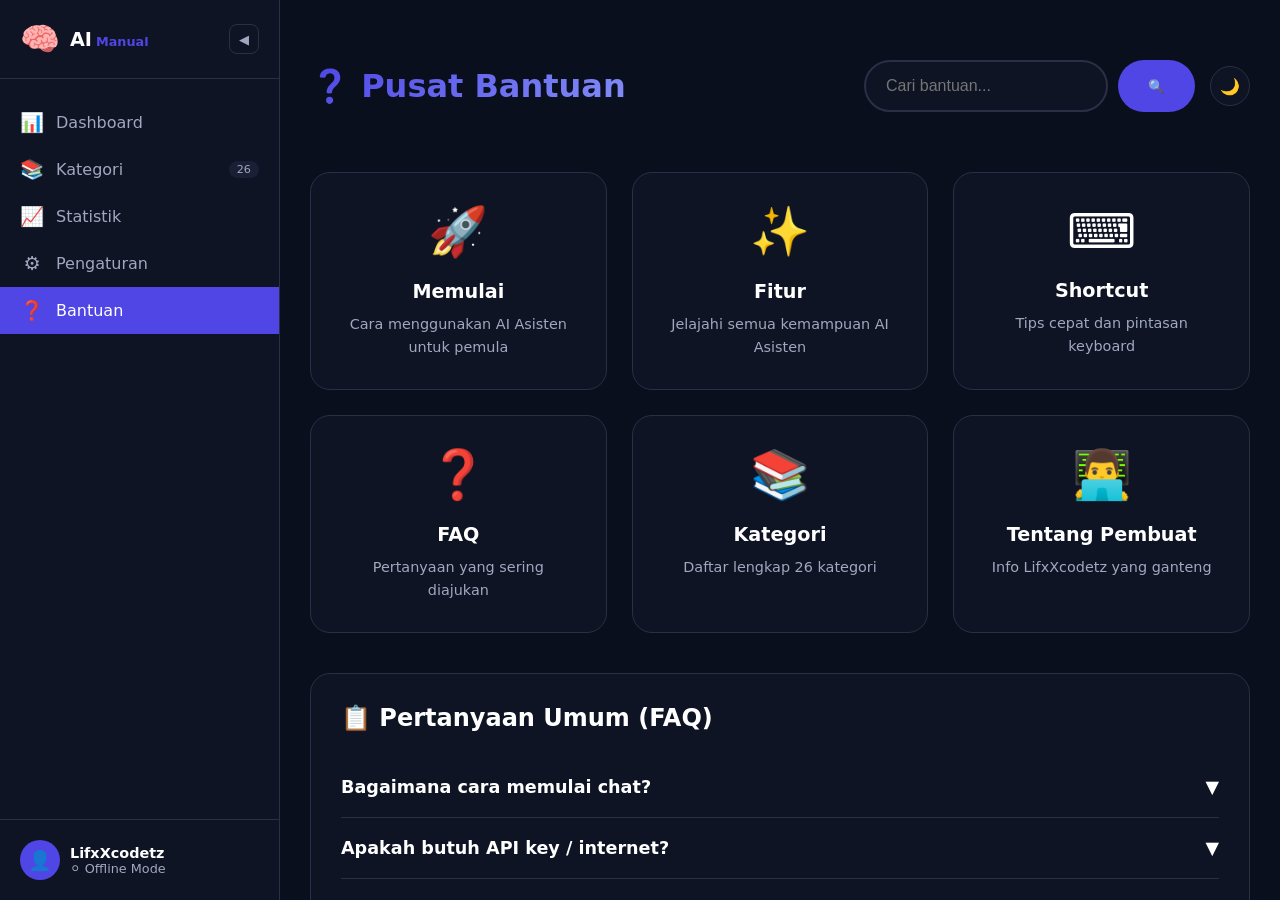
<file: bantuan.html>
<!DOCTYPE html>
<html lang="id">
<head>
    <meta charset="UTF-8">
    <meta name="viewport" content="width=device-width, initial-scale=1.0">
    <title>Bantuan - AI Asisten Manual</title>
    <link rel="stylesheet" href="css/style.css">
    <link rel="stylesheet" href="css/bantuan.css">
</head>
<body class="dark-theme">
    <div class="app-container">
        <!-- Sidebar Navigation -->
        <aside class="sidebar" id="sidebar">
            <div class="sidebar-header">
                <div class="logo">
                    <span class="logo-icon">🧠</span>
                    <span class="logo-text">AI<span>Manual</span></span>
                </div>
                <button class="sidebar-toggle" onclick="toggleSidebar()">◀</button>
            </div>

            <nav class="sidebar-nav">
                <a href="dashboard.html" class="nav-item">
                    <span class="nav-icon">📊</span>
                    <span class="nav-text">Dashboard</span>
                </a>
                <a href="kategori.html" class="nav-item">
                    <span class="nav-icon">📚</span>
                    <span class="nav-text">Kategori</span>
                    <span class="nav-badge">26</span>
                </a>
                <a href="statistik.html" class="nav-item">
                    <span class="nav-icon">📈</span>
                    <span class="nav-text">Statistik</span>
                </a>
                <a href="pengaturan.html" class="nav-item">
                    <span class="nav-icon">⚙️</span>
                    <span class="nav-text">Pengaturan</span>
                </a>
                <a href="bantuan.html" class="nav-item active">
                    <span class="nav-icon">❓</span>
                    <span class="nav-text">Bantuan</span>
                </a>
            </nav>

            <div class="sidebar-footer">
                <div class="user-profile">
                    <div class="user-avatar">👤</div>
                    <div class="user-info">
                        <div class="user-name">LifxXcodetz</div>
                        <div class="user-status offline">Offline Mode</div>
                    </div>
                </div>
            </div>
        </aside>

        <!-- Main Content -->
        <main class="main-content">
            <header class="content-header">
                <h1>❓ Pusat Bantuan</h1>
                <div class="header-actions">
                    <div class="help-search">
                        <input type="text" id="helpSearch" placeholder="Cari bantuan...">
                        <button onclick="searchHelp()">🔍</button>
                    </div>
                    <div class="theme-toggle" onclick="toggleTheme()">
                        <span class="theme-icon">🌙</span>
                    </div>
                </div>
            </header>

            <!-- Quick Help Cards -->
            <div class="help-grid">
                <div class="help-card" onclick="showGuide('memulai')">
                    <div class="help-card-icon">🚀</div>
                    <h3>Memulai</h3>
                    <p>Cara menggunakan AI Asisten untuk pemula</p>
                </div>
                <div class="help-card" onclick="showGuide('fitur')">
                    <div class="help-card-icon">✨</div>
                    <h3>Fitur</h3>
                    <p>Jelajahi semua kemampuan AI Asisten</p>
                </div>
                <div class="help-card" onclick="showGuide('shortcut')">
                    <div class="help-card-icon">⌨️</div>
                    <h3>Shortcut</h3>
                    <p>Tips cepat dan pintasan keyboard</p>
                </div>
                <div class="help-card" onclick="showGuide('faq')">
                    <div class="help-card-icon">❓</div>
                    <h3>FAQ</h3>
                    <p>Pertanyaan yang sering diajukan</p>
                </div>
                <div class="help-card" onclick="showGuide('kategori')">
                    <div class="help-card-icon">📚</div>
                    <h3>Kategori</h3>
                    <p>Daftar lengkap 26 kategori</p>
                </div>
                <div class="help-card" onclick="showGuide('about')">
                    <div class="help-card-icon">👨‍💻</div>
                    <h3>Tentang Pembuat</h3>
                    <p>Info LifxXcodetz yang ganteng</p>
                </div>
            </div>

            <!-- FAQ Section -->
            <div class="faq-section" id="faq">
                <h2>📋 Pertanyaan Umum (FAQ)</h2>
                
                <div class="faq-item" onclick="toggleFaq(1)">
                    <div class="faq-question">
                        <span>Bagaimana cara memulai chat?</span>
                        <span class="faq-toggle">▼</span>
                    </div>
                    <div class="faq-answer" id="faq-1">
                        <p>Cukup ketik pertanyaan di kolom chat lalu tekan Enter atau klik tombol Kirim. AI akan merespon dengan jawaban dari database manual kami yang berisi 2000+ respons!</p>
                    </div>
                </div>

                <div class="faq-item" onclick="toggleFaq(2)">
                    <div class="faq-question">
                        <span>Apakah butuh API key / internet?</span>
                        <span class="faq-toggle">▼</span>
                    </div>
                    <div class="faq-answer" id="faq-2">
                        <p><strong>TIDAK!</strong> AI ini 100% offline dan tidak membutuhkan API key sama sekali. Semua respons ditulis manual oleh LifxXcodetz dan berjalan di browser Anda.</p>
                    </div>
                </div>

                <div class="faq-item" onclick="toggleFaq(3)">
                    <div class="faq-question">
                        <span>Bisa pakai singkatan?</span>
                        <span class="faq-toggle">▼</span>
                    </div>
                    <div class="faq-answer" id="faq-3">
                        <p><strong>BISA!</strong> AI akan mendeteksi singkatan umum:<br>
                        • "hlo", "helo" → "halo"<br>
                        • "mksh", "thx" → "terima kasih"<br>
                        • "mf", "maap" → "maaf"<br>
                        • "gpp" → "tidak apa apa"<br>
                        Dan masih banyak lagi!</p>
                    </div>
                </div>

                <div class="faq-item" onclick="toggleFaq(4)">
                    <div class="faq-question">
                        <span>Siapa pembuat AI ini?</span>
                        <span class="faq-toggle">▼</span>
                    </div>
                    <div class="faq-answer" id="faq-4">
                        <p>AI ini dibuat oleh <strong>LifxXcodetz</strong>, seorang developer ganteng yang ingin menyediakan asisten AI gratis tanpa API key untuk masyarakat Indonesia. Beliau juga yang membuat semua 2000+ respons manual ini!</p>
                    </div>
                </div>

                <div class="faq-item" onclick="toggleFaq(5)">
                    <div class="faq-question">
                        <span>Ada berapa kategori?</span>
                        <span class="faq-toggle">▼</span>
                    </div>
                    <div class="faq-answer" id="faq-5">
                        <p>Saat ini tersedia <strong>26 kategori</strong> dengan total 2000+ respons:<br>
                        • Sapaan • Teknologi • Pendidikan • Kesehatan • Motivasi • Makanan • Hewan • Wisata • Matematika • Fisika • Kimia • Biologi • Bahasa • Olahraga • Seni • Bisnis • Psikologi • Astronomi • Sejarah • Budaya • Game • Film • Musik • Filsafat • Umum • <strong>Tentang Pembuat (LifxXcodetz)</strong></p>
                    </div>
                </div>
            </div>

            <!-- Panduan Penggunaan -->
            <div class="guide-section" id="panduan">
                <h2>📖 Panduan Penggunaan</h2>
                
                <div class="guide-step">
                    <div class="guide-step-number">1</div>
                    <div class="guide-step-content">
                        <h4>Memulai Chat</h4>
                        <p>Buka halaman Dashboard, ketik pertanyaan di kolom chat, tekan Enter atau klik Kirim. AI akan merespon dengan jawaban dari database.</p>
                    </div>
                </div>

                <div class="guide-step">
                    <div class="guide-step-number">2</div>
                    <div class="guide-step-content">
                        <h4>Menjelajahi Kategori</h4>
                        <p>Klik menu "Kategori" di sidebar untuk melihat semua 26 kategori. Klik kategori untuk melihat pertanyaan-pertanyaan populer di dalamnya.</p>
                    </div>
                </div>

                <div class="guide-step">
                    <div class="guide-step-number">3</div>
                    <div class="guide-step-content">
                        <h4>Melihat Statistik</h4>
                        <p>Di halaman Statistik, Anda bisa melihat grafik aktivitas, pertanyaan terpopuler, dan analisis penggunaan AI.</p>
                    </div>
                </div>

                <div class="guide-step">
                    <div class="guide-step-number">4</div>
                    <div class="guide-step-content">
                        <h4>Mengatur Preferensi</h4>
                        <p>Di halaman Pengaturan, Anda bisa mengubah tema, bahasa, notifikasi, dan berbagai preferensi lainnya.</p>
                    </div>
                </div>

                <div class="guide-step">
                    <div class="guide-step-number">5</div>
                    <div class="guide-step-content">
                        <h4>Export Chat</h4>
                        <p>Klik ikon 📥 di chat header untuk mendownload seluruh percakapan sebagai file teks.</p>
                    </div>
                </div>
            </div>

            <!-- Kontak -->
            <div class="contact-section">
                <h2>💬 Masih Ada Pertanyaan?</h2>
                <p>Hubungi pembuatnya, LifxXcodetz yang ganteng, untuk bantuan lebih lanjut</p>
                <div class="contact-buttons">
                    <a href="mailto:lifxxcodetz@example.com" class="contact-button">📧 Email</a>
                    <a href="https://github.com/lifxxcodetz" target="_blank" class="contact-button">🐙 GitHub</a>
                    <a href="#" onclick="showContact('wa')" class="contact-button">📱 WhatsApp</a>
                </div>
            </div>
        </main>
    </div>

    <script src="js/bantuan.js"></script>
</body>
</html>
</file>
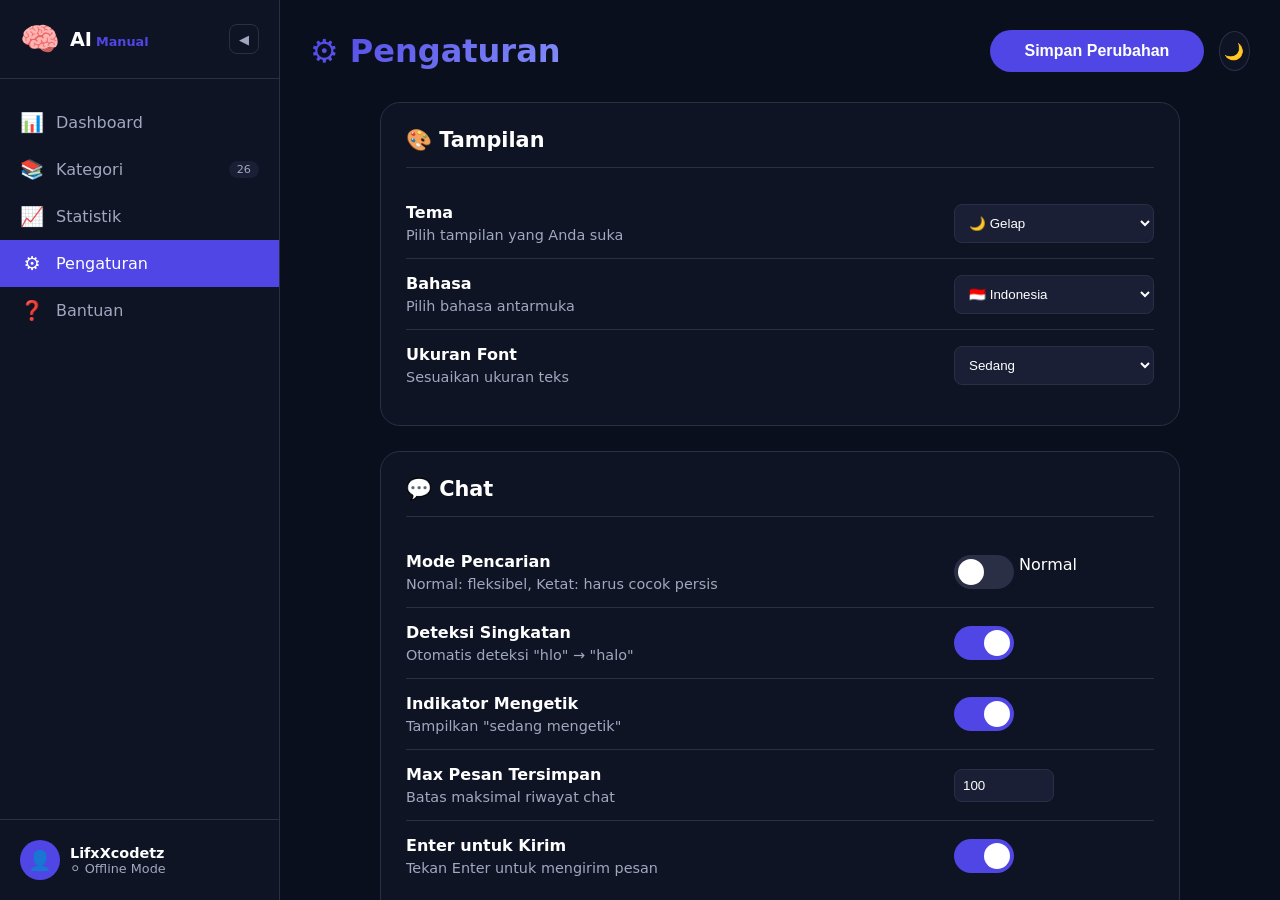
<file: pengaturan.html>
<!DOCTYPE html>
<html lang="id">
<head>
    <meta charset="UTF-8">
    <meta name="viewport" content="width=device-width, initial-scale=1.0">
    <title>Pengaturan - AI Asisten Manual</title>
    <link rel="stylesheet" href="css/style.css">
    <link rel="stylesheet" href="css/pengaturan.css">
</head>
<body class="dark-theme">
    <div class="app-container">
        <!-- Sidebar Navigation -->
        <aside class="sidebar" id="sidebar">
            <div class="sidebar-header">
                <div class="logo">
                    <span class="logo-icon">🧠</span>
                    <span class="logo-text">AI<span>Manual</span></span>
                </div>
                <button class="sidebar-toggle" onclick="toggleSidebar()">◀</button>
            </div>

            <nav class="sidebar-nav">
                <a href="dashboard.html" class="nav-item">
                    <span class="nav-icon">📊</span>
                    <span class="nav-text">Dashboard</span>
                </a>
                <a href="kategori.html" class="nav-item">
                    <span class="nav-icon">📚</span>
                    <span class="nav-text">Kategori</span>
                    <span class="nav-badge">26</span>
                </a>
                <a href="statistik.html" class="nav-item">
                    <span class="nav-icon">📈</span>
                    <span class="nav-text">Statistik</span>
                </a>
                <a href="pengaturan.html" class="nav-item active">
                    <span class="nav-icon">⚙️</span>
                    <span class="nav-text">Pengaturan</span>
                </a>
                <a href="bantuan.html" class="nav-item">
                    <span class="nav-icon">❓</span>
                    <span class="nav-text">Bantuan</span>
                </a>
            </nav>

            <div class="sidebar-footer">
                <div class="user-profile">
                    <div class="user-avatar">👤</div>
                    <div class="user-info">
                        <div class="user-name">LifxXcodetz</div>
                        <div class="user-status offline">Offline Mode</div>
                    </div>
                </div>
            </div>
        </aside>

        <!-- Main Content -->
        <main class="main-content">
            <header class="content-header">
                <h1>⚙️ Pengaturan</h1>
                <div class="header-actions">
                    <button class="btn-save" onclick="saveAllSettings()">Simpan Perubahan</button>
                    <div class="theme-toggle" onclick="toggleTheme()">
                        <span class="theme-icon">🌙</span>
                    </div>
                </div>
            </header>

            <div class="settings-container">
                <!-- Tampilan -->
                <div class="settings-section">
                    <h2>🎨 Tampilan</h2>
                    
                    <div class="setting-item">
                        <div class="setting-info">
                            <label>Tema</label>
                            <p>Pilih tampilan yang Anda suka</p>
                        </div>
                        <div class="setting-control">
                            <select id="theme" class="setting-select" onchange="updateThemePreview(this.value)">
                                <option value="dark">🌙 Gelap</option>
                                <option value="light">☀️ Terang</option>
                                <option value="system">⚙️ Ikuti Sistem</option>
                            </select>
                        </div>
                    </div>

                    <div class="setting-item">
                        <div class="setting-info">
                            <label>Bahasa</label>
                            <p>Pilih bahasa antarmuka</p>
                        </div>
                        <div class="setting-control">
                            <select id="language" class="setting-select">
                                <option value="id">🇮🇩 Indonesia</option>
                                <option value="en">🇬🇧 English</option>
                            </select>
                        </div>
                    </div>

                    <div class="setting-item">
                        <div class="setting-info">
                            <label>Ukuran Font</label>
                            <p>Sesuaikan ukuran teks</p>
                        </div>
                        <div class="setting-control">
                            <select id="fontSize" class="setting-select">
                                <option value="small">Kecil</option>
                                <option value="medium" selected>Sedang</option>
                                <option value="large">Besar</option>
                            </select>
                        </div>
                    </div>
                </div>

                <!-- Chat -->
                <div class="settings-section">
                    <h2>💬 Chat</h2>

                    <div class="setting-item">
                        <div class="setting-info">
                            <label>Mode Pencarian</label>
                            <p>Normal: fleksibel, Ketat: harus cocok persis</p>
                        </div>
                        <div class="setting-control">
                            <label class="switch">
                                <input type="checkbox" id="strictMode">
                                <span class="slider"></span>
                            </label>
                            <span id="modeText">Normal</span>
                        </div>
                    </div>

                    <div class="setting-item">
                        <div class="setting-info">
                            <label>Deteksi Singkatan</label>
                            <p>Otomatis deteksi "hlo" → "halo"</p>
                        </div>
                        <div class="setting-control">
                            <label class="switch">
                                <input type="checkbox" id="shortcutDetection" checked>
                                <span class="slider"></span>
                            </label>
                        </div>
                    </div>

                    <div class="setting-item">
                        <div class="setting-info">
                            <label>Indikator Mengetik</label>
                            <p>Tampilkan "sedang mengetik"</p>
                        </div>
                        <div class="setting-control">
                            <label class="switch">
                                <input type="checkbox" id="typingIndicator" checked>
                                <span class="slider"></span>
                            </label>
                        </div>
                    </div>

                    <div class="setting-item">
                        <div class="setting-info">
                            <label>Max Pesan Tersimpan</label>
                            <p>Batas maksimal riwayat chat</p>
                        </div>
                        <div class="setting-control">
                            <input type="number" id="maxMessages" class="setting-number" value="100" min="10" max="1000">
                        </div>
                    </div>

                    <div class="setting-item">
                        <div class="setting-info">
                            <label>Enter untuk Kirim</label>
                            <p>Tekan Enter untuk mengirim pesan</p>
                        </div>
                        <div class="setting-control">
                            <label class="switch">
                                <input type="checkbox" id="enterToSend" checked>
                                <span class="slider"></span>
                            </label>
                        </div>
                    </div>
                </div>

                <!-- Notifikasi -->
                <div class="settings-section">
                    <h2>🔔 Notifikasi</h2>

                    <div class="setting-item">
                        <div class="setting-info">
                            <label>Suara Notifikasi</label>
                            <p>Bunyikan suara saat pesan baru</p>
                        </div>
                        <div class="setting-control">
                            <label class="switch">
                                <input type="checkbox" id="soundEnabled">
                                <span class="slider"></span>
                            </label>
                        </div>
                    </div>

                    <div class="setting-item">
                        <div class="setting-info">
                            <label>Notifikasi Desktop</label>
                            <p>Tampilkan notifikasi di desktop</p>
                        </div>
                        <div class="setting-control">
                            <label class="switch">
                                <input type="checkbox" id="desktopNotification">
                                <span class="slider"></span>
                            </label>
                        </div>
                    </div>
                </div>

                <!-- Data & Privasi -->
                <div class="settings-section">
                    <h2>🔒 Data & Privasi</h2>

                    <div class="setting-item">
                        <div class="setting-info">
                            <label>Simpan Riwayat</label>
                            <p>Menyimpan percakapan di lokal</p>
                        </div>
                        <div class="setting-control">
                            <label class="switch">
                                <input type="checkbox" id="saveHistory" checked>
                                <span class="slider"></span>
                            </label>
                        </div>
                    </div>

                    <div class="setting-item">
                        <div class="setting-info">
                            <label>Hapus Semua Data</label>
                            <p>Bersihkan semua data tersimpan</p>
                        </div>
                        <div class="setting-control">
                            <button class="btn-danger" onclick="clearAllData()">🗑️ Hapus Semua</button>
                        </div>
                    </div>

                    <div class="setting-item">
                        <div class="setting-info">
                            <label>Export Data</label>
                            <p>Download semua data percakapan</p>
                        </div>
                        <div class="setting-control">
                            <button class="btn-secondary" onclick="exportAllData()">📥 Export JSON</button>
                        </div>
                    </div>

                    <div class="setting-item">
                        <div class="setting-info">
                            <label>Import Data</label>
                            <p>Upload file backup</p>
                        </div>
                        <div class="setting-control">
                            <button class="btn-secondary" onclick="importData()">📤 Import</button>
                        </div>
                    </div>
                </div>

                <!-- Tentang -->
                <div class="settings-section about-section">
                    <div class="app-icon-large">🧠</div>
                    <h2>AI Asisten Manual</h2>
                    <div class="app-version">Versi 2.0.0</div>
                    <p class="app-description">
                        Dibuat dengan ❤️ oleh <strong>LifxXcodetz</strong> yang ganteng.<br>
                        2000+ respons manual, 26 kategori, tanpa API key, 100% gratis!
                    </p>
                    
                    <div class="info-grid">
                        <div class="info-item">
                            <div class="info-label">Dibuat oleh</div>
                            <div class="info-value">LifxXcodetz</div>
                        </div>
                        <div class="info-item">
                            <div class="info-label">Lisensi</div>
                            <div class="info-value">MIT</div>
                        </div>
                        <div class="info-item">
                            <div class="info-label">Total Respons</div>
                            <div class="info-value">2000+</div>
                        </div>
                        <div class="info-item">
                            <div class="info-label">Total Kategori</div>
                            <div class="info-value">26</div>
                        </div>
                        <div class="info-item">
                            <div class="info-label">API Key</div>
                            <div class="info-value">✅ TIDAK DIPERLUKAN</div>
                        </div>
                        <div class="info-item">
                            <div class="info-label">Mode</div>
                            <div class="info-value">100% Offline</div>
                        </div>
                    </div>

                    <button class="btn-secondary" onclick="checkForUpdates()" style="margin-top: 20px;">🔄 Cek Update</button>
                </div>
            </div>
        </main>
    </div>

    <script src="js/pengaturan.js"></script>
</body>
</html>
</file>
<file: css/style.css>
/* ============= RESET & VARIABLES ============= */
* {
    margin: 0;
    padding: 0;
    box-sizing: border-box;
}

:root {
    /* Dark Theme */
    --dark-bg: #0a0f1e;
    --dark-surface: #0f1424;
    --dark-surface-2: #1a1f35;
    --dark-border: #2a2f45;
    --dark-text: #ffffff;
    --dark-text-secondary: #a0a8c0;
    
    /* Light Theme */
    --light-bg: #f0f2f5;
    --light-surface: #ffffff;
    --light-surface-2: #f8fafc;
    --light-border: #e2e8f0;
    --light-text: #1a202c;
    --light-text-secondary: #4a5568;
    
    /* Colors */
    --primary: #4f46e5;
    --primary-hover: #6366f1;
    --primary-light: #818cf8;
    --success: #10b981;
    --warning: #f59e0b;
    --danger: #ef4444;
    --info: #3b82f6;
    
    /* Transitions */
    --transition: all 0.3s ease;
}

/* ============= DARK THEME ============= */
.dark-theme {
    --bg-primary: var(--dark-bg);
    --bg-surface: var(--dark-surface);
    --bg-surface-2: var(--dark-surface-2);
    --border-color: var(--dark-border);
    --text-primary: var(--dark-text);
    --text-secondary: var(--dark-text-secondary);
}

/* ============= LIGHT THEME ============= */
.light-theme {
    --bg-primary: var(--light-bg);
    --bg-surface: var(--light-surface);
    --bg-surface-2: var(--light-surface-2);
    --border-color: var(--light-border);
    --text-primary: var(--light-text);
    --text-secondary: var(--light-text-secondary);
}

/* ============= GLOBAL STYLES ============= */
body {
    font-family: 'Segoe UI', system-ui, -apple-system, sans-serif;
    background: var(--bg-primary);
    color: var(--text-primary);
    min-height: 100vh;
    transition: var(--transition);
}

.app-container {
    display: flex;
    height: 100vh;
    overflow: hidden;
}

/* ============= SIDEBAR ============= */
.sidebar {
    width: 280px;
    background: var(--bg-surface);
    border-right: 1px solid var(--border-color);
    display: flex;
    flex-direction: column;
    transition: var(--transition);
    overflow-y: auto;
}

.sidebar.collapsed {
    width: 80px;
}

.sidebar.collapsed .logo-text,
.sidebar.collapsed .nav-text,
.sidebar.collapsed .user-info,
.sidebar.collapsed .nav-badge {
    display: none;
}

.sidebar.collapsed .nav-item {
    justify-content: center;
    padding: 15px;
}

.sidebar-header {
    padding: 20px;
    border-bottom: 1px solid var(--border-color);
    display: flex;
    align-items: center;
    justify-content: space-between;
}

.logo {
    display: flex;
    align-items: center;
    gap: 10px;
}

.logo-icon {
    font-size: 2rem;
}

.logo-text {
    font-size: 1.2rem;
    font-weight: bold;
}

.logo-text span {
    color: var(--primary);
    font-size: 0.8rem;
    margin-left: 4px;
}

.sidebar-toggle {
    background: transparent;
    border: 1px solid var(--border-color);
    color: var(--text-secondary);
    width: 30px;
    height: 30px;
    border-radius: 8px;
    cursor: pointer;
    transition: var(--transition);
}

.sidebar-toggle:hover {
    background: var(--primary);
    color: white;
    border-color: var(--primary);
}

.sidebar-nav {
    flex: 1;
    padding: 20px 0;
}

.nav-item {
    display: flex;
    align-items: center;
    padding: 12px 20px;
    color: var(--text-secondary);
    text-decoration: none;
    transition: var(--transition);
    position: relative;
    gap: 12px;
}

.nav-item:hover {
    background: var(--bg-surface-2);
    color: var(--text-primary);
}

.nav-item.active {
    background: var(--primary);
    color: white;
}

.nav-item.active .nav-icon {
    color: white;
}

.nav-icon {
    font-size: 1.2rem;
    width: 24px;
    text-align: center;
}

.nav-badge {
    position: absolute;
    right: 20px;
    background: var(--bg-surface-2);
    padding: 2px 8px;
    border-radius: 12px;
    font-size: 0.7rem;
}

.active .nav-badge {
    background: white;
    color: var(--primary);
}

.sidebar-footer {
    padding: 20px;
    border-top: 1px solid var(--border-color);
}

.user-profile {
    display: flex;
    align-items: center;
    gap: 10px;
}

.user-avatar {
    width: 40px;
    height: 40px;
    border-radius: 50%;
    background: var(--primary);
    display: flex;
    align-items: center;
    justify-content: center;
    font-size: 1.2rem;
}

.user-info {
    flex: 1;
}

.user-name {
    font-weight: 600;
    font-size: 0.9rem;
}

.user-status {
    font-size: 0.8rem;
    color: var(--text-secondary);
}

.user-status.offline::before {
    content: "⚪";
    margin-right: 4px;
}

/* ============= MAIN CONTENT ============= */
.main-content {
    flex: 1;
    overflow-y: auto;
    padding: 30px;
    background: var(--bg-primary);
}

.content-header {
    display: flex;
    align-items: center;
    justify-content: space-between;
    margin-bottom: 30px;
}

.content-header h1 {
    font-size: 2rem;
    background: linear-gradient(135deg, var(--primary), var(--primary-light));
    -webkit-background-clip: text;
    -webkit-text-fill-color: transparent;
}

.header-actions {
    display: flex;
    align-items: center;
    gap: 15px;
}

.search-box {
    display: flex;
    align-items: center;
    background: var(--bg-surface);
    border: 1px solid var(--border-color);
    border-radius: 30px;
    overflow: hidden;
}

.search-box input {
    padding: 10px 15px;
    border: none;
    background: transparent;
    color: var(--text-primary);
    width: 250px;
}

.search-box input:focus {
    outline: none;
}

.search-box button {
    padding: 10px 15px;
    background: transparent;
    border: none;
    cursor: pointer;
    color: var(--text-secondary);
    transition: var(--transition);
}

.search-box button:hover {
    color: var(--primary);
}

.theme-toggle {
    width: 40px;
    height: 40px;
    border-radius: 50%;
    background: var(--bg-surface);
    border: 1px solid var(--border-color);
    display: flex;
    align-items: center;
    justify-content: center;
    cursor: pointer;
    transition: var(--transition);
}

.theme-toggle:hover {
    background: var(--primary);
    color: white;
    border-color: var(--primary);
}

/* ============= STATS GRID ============= */
.stats-grid {
    display: grid;
    grid-template-columns: repeat(4, 1fr);
    gap: 20px;
    margin-bottom: 30px;
}

.stat-card {
    background: var(--bg-surface);
    border: 1px solid var(--border-color);
    border-radius: 15px;
    padding: 20px;
    display: flex;
    align-items: center;
    gap: 15px;
    transition: var(--transition);
}

.stat-card:hover {
    transform: translateY(-5px);
    box-shadow: 0 10px 20px rgba(0, 0, 0, 0.2);
    border-color: var(--primary);
}

.stat-icon {
    width: 50px;
    height: 50px;
    border-radius: 12px;
    display: flex;
    align-items: center;
    justify-content: center;
    font-size: 1.5rem;
}

.stat-icon.blue {
    background: #3b82f620;
    color: #3b82f6;
}

.stat-icon.green {
    background: #10b98120;
    color: #10b981;
}

.stat-icon.orange {
    background: #f59e0b20;
    color: #f59e0b;
}

.stat-icon.purple {
    background: #8b5cf620;
    color: #8b5cf6;
}

.stat-info {
    flex: 1;
}

.stat-value {
    font-size: 1.8rem;
    font-weight: bold;
    line-height: 1.2;
}

.stat-label {
    color: var(--text-secondary);
    font-size: 0.9rem;
}

/* ============= CHAT INTERFACE ============= */
.chat-interface {
    background: var(--bg-surface);
    border: 1px solid var(--border-color);
    border-radius: 20px;
    overflow: hidden;
    margin-bottom: 30px;
}

.chat-header {
    padding: 20px;
    border-bottom: 1px solid var(--border-color);
    display: flex;
    align-items: center;
    justify-content: space-between;
}

.chat-title {
    display: flex;
    align-items: center;
    gap: 15px;
}

.chat-title h2 {
    font-size: 1.2rem;
}

.status-badge {
    padding: 4px 10px;
    border-radius: 20px;
    font-size: 0.8rem;
}

.status-badge.online {
    background: var(--success);
    color: white;
}

.chat-actions {
    display: flex;
    gap: 10px;
}

.btn-icon {
    width: 35px;
    height: 35px;
    border-radius: 8px;
    border: 1px solid var(--border-color);
    background: transparent;
    color: var(--text-secondary);
    cursor: pointer;
    transition: var(--transition);
}

.btn-icon:hover {
    background: var(--primary);
    color: white;
    border-color: var(--primary);
}

.chat-messages {
    height: 400px;
    overflow-y: auto;
    padding: 20px;
    background: var(--bg-surface-2);
}

/* Message Styles */
.message {
    margin-bottom: 20px;
    animation: fadeIn 0.3s ease;
}

.user-message {
    display: flex;
    flex-direction: column;
    align-items: flex-end;
}

.bot-message {
    display: flex;
    flex-direction: column;
    align-items: flex-start;
}

.message-wrapper {
    display: flex;
    align-items: flex-end;
    max-width: 80%;
}

.user-message .message-wrapper {
    flex-direction: row-reverse;
}

.message-avatar {
    width: 35px;
    height: 35px;
    border-radius: 50%;
    display: flex;
    align-items: center;
    justify-content: center;
    font-size: 1.2rem;
    margin: 0 8px;
    flex-shrink: 0;
}

.user-avatar {
    background: var(--primary);
}

.bot-avatar {
    background: var(--success);
}

.message-content {
    padding: 12px 18px;
    border-radius: 20px;
    font-size: 0.95rem;
    line-height: 1.5;
    word-wrap: break-word;
    box-shadow: 0 2px 10px rgba(0, 0, 0, 0.1);
}

.user-message .message-content {
    background: var(--primary);
    color: white;
    border-bottom-right-radius: 5px;
}

.bot-message .message-content {
    background: var(--bg-surface);
    color: var(--text-primary);
    border-bottom-left-radius: 5px;
    border-left: 4px solid var(--primary);
}

.message-time {
    font-size: 0.7rem;
    color: var(--text-secondary);
    margin-top: 5px;
    margin-left: 50px;
    margin-right: 10px;
}

/* Chat Input */
.chat-input-area {
    padding: 20px;
    border-top: 1px solid var(--border-color);
}

.typing-indicator {
    font-size: 0.9rem;
    color: var(--text-secondary);
    margin-bottom: 10px;
    display: none;
    align-items: center;
    gap: 5px;
}

.typing-indicator.show {
    display: flex;
}

.typing-dots {
    display: flex;
    gap: 3px;
}

.typing-dots span {
    width: 8px;
    height: 8px;
    border-radius: 50%;
    background: var(--text-secondary);
    animation: typing 1.4s infinite;
}

.typing-dots span:nth-child(2) {
    animation-delay: 0.2s;
}

.typing-dots span:nth-child(3) {
    animation-delay: 0.4s;
}

@keyframes typing {
    0%, 60%, 100% {
        transform: translateY(0);
        opacity: 0.6;
    }
    30% {
        transform: translateY(-5px);
        opacity: 1;
    }
}

.input-wrapper {
    display: flex;
    gap: 10px;
    margin-bottom: 15px;
}

#userInput {
    flex: 1;
    padding: 15px 20px;
    border: 2px solid var(--border-color);
    border-radius: 30px;
    background: var(--bg-surface-2);
    color: var(--text-primary);
    font-size: 1rem;
    transition: var(--transition);
}

#userInput:focus {
    outline: none;
    border-color: var(--primary);
    box-shadow: 0 0 0 3px rgba(79, 70, 229, 0.1);
}

.send-btn {
    padding: 0 30px;
    background: var(--primary);
    color: white;
    border: none;
    border-radius: 30px;
    font-weight: 600;
    cursor: pointer;
    display: flex;
    align-items: center;
    gap: 10px;
    transition: var(--transition);
}

.send-btn:hover {
    background: var(--primary-hover);
    transform: translateY(-2px);
    box-shadow: 0 5px 15px rgba(79, 70, 229, 0.3);
}

.shortcut {
    font-size: 0.8rem;
    opacity: 0.8;
}

/* Suggestions */
.suggestions-wrapper {
    margin-top: 15px;
}

.suggestions-header {
    display: flex;
    align-items: center;
    justify-content: space-between;
    margin-bottom: 10px;
}

.suggestions-title {
    color: var(--text-secondary);
    font-size: 0.9rem;
}

.btn-refresh {
    background: transparent;
    border: none;
    color: var(--text-secondary);
    cursor: pointer;
    font-size: 1rem;
    transition: var(--transition);
}

.btn-refresh:hover {
    color: var(--primary);
    transform: rotate(180deg);
}

.suggestions-grid {
    display: flex;
    flex-wrap: wrap;
    gap: 10px;
}

.suggestion-chip {
    padding: 8px 16px;
    background: var(--bg-surface-2);
    border: 1px solid var(--border-color);
    border-radius: 25px;
    font-size: 0.9rem;
    cursor: pointer;
    transition: var(--transition);
    color: var(--text-secondary);
}

.suggestion-chip:hover {
    background: var(--primary);
    color: white;
    border-color: var(--primary);
    transform: translateY(-2px);
}

/* Quick Categories */
.quick-categories {
    margin-top: 30px;
}

.quick-categories h3 {
    margin-bottom: 20px;
    font-size: 1.2rem;
}

.category-grid {
    display: grid;
    grid-template-columns: repeat(auto-fill, minmax(200px, 1fr));
    gap: 15px;
}

.category-card {
    background: var(--bg-surface);
    border: 1px solid var(--border-color);
    border-radius: 12px;
    padding: 15px;
    display: flex;
    align-items: center;
    gap: 12px;
    cursor: pointer;
    transition: var(--transition);
}

.category-card:hover {
    transform: translateY(-3px);
    border-color: var(--primary);
    box-shadow: 0 5px 15px rgba(0, 0, 0, 0.2);
}

.category-icon {
    width: 40px;
    height: 40px;
    border-radius: 10px;
    background: var(--primary);
    display: flex;
    align-items: center;
    justify-content: center;
    font-size: 1.2rem;
}

.category-name {
    flex: 1;
    font-weight: 500;
}

.category-count {
    color: var(--text-secondary);
    font-size: 0.8rem;
}

/* ============= ANIMATIONS ============= */
@keyframes fadeIn {
    from {
        opacity: 0;
        transform: translateY(10px);
    }
    to {
        opacity: 1;
        transform: translateY(0);
    }
}

/* ============= SCROLLBAR ============= */
::-webkit-scrollbar {
    width: 8px;
    height: 8px;
}

::-webkit-scrollbar-track {
    background: var(--bg-surface-2);
}

::-webkit-scrollbar-thumb {
    background: var(--border-color);
    border-radius: 4px;
}

::-webkit-scrollbar-thumb:hover {
    background: var(--primary);
}

/* ============= RESPONSIVE ============= */
@media (max-width: 1024px) {
    .stats-grid {
        grid-template-columns: repeat(2, 1fr);
    }
}

@media (max-width: 768px) {
    .sidebar {
        position: fixed;
        left: -280px;
        z-index: 1000;
        height: 100vh;
    }
    
    .sidebar.show {
        left: 0;
    }
    
    .main-content {
        padding: 20px;
    }
    
    .content-header {
        flex-direction: column;
        gap: 15px;
    }
    
    .stats-grid {
        grid-template-columns: 1fr;
    }
    
    .message-wrapper {
        max-width: 90%;
    }
}

@media (max-width: 480px) {
    .send-btn span:not(.shortcut) {
        display: none;
    }
    
    .send-btn {
        padding: 0 20px;
    }
}
</file>
<file: css/bantuan.css>
/* Bantuan Page Styles */

.help-header {
    text-align: center;
    margin-bottom: 40px;
}

.help-header h1 {
    font-size: 2.5rem;
    margin-bottom: 15px;
}

.help-header p {
    color: var(--text-secondary);
    font-size: 1.1rem;
    max-width: 600px;
    margin: 0 auto;
}

.help-search {
    max-width: 500px;
    margin: 30px auto;
    display: flex;
    gap: 10px;
}

.help-search input {
    flex: 1;
    padding: 15px 20px;
    border: 2px solid var(--border-color);
    border-radius: 30px;
    background: var(--bg-surface);
    color: var(--text-primary);
    font-size: 1rem;
}

.help-search input:focus {
    outline: none;
    border-color: var(--primary);
}

.help-search button {
    padding: 15px 30px;
    background: var(--primary);
    color: white;
    border: none;
    border-radius: 30px;
    cursor: pointer;
    transition: var(--transition);
}

.help-search button:hover {
    background: var(--primary-hover);
    transform: translateY(-2px);
}

.help-grid {
    display: grid;
    grid-template-columns: repeat(3, 1fr);
    gap: 25px;
    margin-bottom: 40px;
}

.help-card {
    background: var(--bg-surface);
    border: 1px solid var(--border-color);
    border-radius: 20px;
    padding: 30px;
    text-align: center;
    cursor: pointer;
    transition: var(--transition);
}

.help-card:hover {
    transform: translateY(-5px);
    border-color: var(--primary);
    box-shadow: 0 10px 20px rgba(0,0,0,0.2);
}

.help-card-icon {
    font-size: 3rem;
    margin-bottom: 20px;
}

.help-card h3 {
    font-size: 1.2rem;
    margin-bottom: 10px;
}

.help-card p {
    color: var(--text-secondary);
    font-size: 0.9rem;
    line-height: 1.6;
}

.faq-section {
    background: var(--bg-surface);
    border: 1px solid var(--border-color);
    border-radius: 20px;
    padding: 30px;
    margin-bottom: 40px;
}

.faq-section h2 {
    margin-bottom: 25px;
    font-size: 1.5rem;
}

.faq-item {
    border-bottom: 1px solid var(--border-color);
    padding: 20px 0;
}

.faq-item:last-child {
    border-bottom: none;
}

.faq-question {
    display: flex;
    align-items: center;
    justify-content: space-between;
    cursor: pointer;
    font-weight: 600;
}

.faq-question span {
    font-size: 1.1rem;
}

.faq-toggle {
    font-size: 1.2rem;
    transition: transform 0.3s;
}

.faq-item.open .faq-toggle {
    transform: rotate(180deg);
}

.faq-answer {
    margin-top: 15px;
    color: var(--text-secondary);
    line-height: 1.6;
    display: none;
    padding-right: 30px;
}

.faq-item.open .faq-answer {
    display: block;
}

.guide-section {
    background: var(--bg-surface);
    border: 1px solid var(--border-color);
    border-radius: 20px;
    padding: 30px;
    margin-bottom: 40px;
}

.guide-step {
    display: flex;
    gap: 20px;
    margin-bottom: 25px;
    padding: 20px;
    background: var(--bg-surface-2);
    border-radius: 15px;
}

.guide-step-number {
    width: 40px;
    height: 40px;
    background: var(--primary);
    color: white;
    border-radius: 50%;
    display: flex;
    align-items: center;
    justify-content: center;
    font-weight: bold;
    flex-shrink: 0;
}

.guide-step-content h4 {
    margin-bottom: 10px;
    font-size: 1.1rem;
}

.guide-step-content p {
    color: var(--text-secondary);
    line-height: 1.6;
}

.contact-section {
    background: linear-gradient(135deg, var(--primary), var(--primary-hover));
    border-radius: 20px;
    padding: 40px;
    color: white;
    text-align: center;
}

.contact-section h2 {
    font-size: 1.8rem;
    margin-bottom: 20px;
}

.contact-section p {
    opacity: 0.9;
    margin-bottom: 30px;
    font-size: 1.1rem;
}

.contact-buttons {
    display: flex;
    gap: 20px;
    justify-content: center;
}

.contact-button {
    padding: 15px 30px;
    background: rgba(255,255,255,0.2);
    border: 1px solid rgba(255,255,255,0.3);
    border-radius: 30px;
    color: white;
    text-decoration: none;
    transition: var(--transition);
    backdrop-filter: blur(5px);
}

.contact-button:hover {
    background: rgba(255,255,255,0.3);
    transform: translateY(-2px);
}
</file>
<file: css/pengaturan.css>
/* Pengaturan Page Styles */

.settings-container {
    max-width: 800px;
    margin: 0 auto;
}

.settings-section {
    background: var(--bg-surface);
    border: 1px solid var(--border-color);
    border-radius: 20px;
    padding: 25px;
    margin-bottom: 25px;
}

.settings-section h2 {
    font-size: 1.3rem;
    margin-bottom: 20px;
    padding-bottom: 15px;
    border-bottom: 1px solid var(--border-color);
}

.setting-item {
    display: flex;
    align-items: center;
    justify-content: space-between;
    padding: 15px 0;
    border-bottom: 1px solid var(--border-color);
}

.setting-item:last-child {
    border-bottom: none;
}

.setting-info {
    flex: 1;
}

.setting-info label {
    font-weight: 600;
    display: block;
    margin-bottom: 5px;
}

.setting-info p {
    color: var(--text-secondary);
    font-size: 0.9rem;
}

.setting-control {
    min-width: 200px;
}

/* Toggle Switch */
.switch {
    position: relative;
    display: inline-block;
    width: 60px;
    height: 34px;
}

.switch input {
    opacity: 0;
    width: 0;
    height: 0;
}

.slider {
    position: absolute;
    cursor: pointer;
    top: 0;
    left: 0;
    right: 0;
    bottom: 0;
    background-color: var(--border-color);
    transition: .4s;
    border-radius: 34px;
}

.slider:before {
    position: absolute;
    content: "";
    height: 26px;
    width: 26px;
    left: 4px;
    bottom: 4px;
    background-color: white;
    transition: .4s;
    border-radius: 50%;
}

input:checked + .slider {
    background-color: var(--primary);
}

input:checked + .slider:before {
    transform: translateX(26px);
}

/* Select Input */
.setting-select {
    width: 100%;
    padding: 10px;
    border: 1px solid var(--border-color);
    border-radius: 8px;
    background: var(--bg-surface-2);
    color: var(--text-primary);
    cursor: pointer;
}

.setting-select:focus {
    outline: none;
    border-color: var(--primary);
}

/* Number Input */
.setting-number {
    width: 100px;
    padding: 8px;
    border: 1px solid var(--border-color);
    border-radius: 8px;
    background: var(--bg-surface-2);
    color: var(--text-primary);
}

.setting-number:focus {
    outline: none;
    border-color: var(--primary);
}

/* Theme Options */
.theme-options {
    display: flex;
    gap: 10px;
}

.theme-option {
    padding: 8px 15px;
    border: 1px solid var(--border-color);
    border-radius: 20px;
    cursor: pointer;
    transition: var(--transition);
    display: flex;
    align-items: center;
    gap: 5px;
}

.theme-option.active {
    background: var(--primary);
    color: white;
    border-color: var(--primary);
}

.color-preview {
    width: 20px;
    height: 20px;
    border-radius: 50%;
    display: inline-block;
}

.color-preview.dark {
    background: #1a1a1a;
}

.color-preview.light {
    background: #f0f0f0;
}

/* Buttons */
.btn-save {
    background: var(--primary);
    color: white;
    border: none;
    padding: 12px 30px;
    border-radius: 30px;
    font-weight: 600;
    cursor: pointer;
    transition: var(--transition);
    width: 100%;
    font-size: 1rem;
}

.btn-save:hover {
    background: var(--primary-hover);
    transform: translateY(-2px);
    box-shadow: 0 5px 15px rgba(79, 70, 229, 0.3);
}

.btn-danger {
    background: var(--danger);
    color: white;
    border: none;
    padding: 10px 20px;
    border-radius: 8px;
    cursor: pointer;
    transition: var(--transition);
}

.btn-danger:hover {
    background: #dc2626;
}

.btn-secondary {
    background: var(--bg-surface-2);
    color: var(--text-primary);
    border: 1px solid var(--border-color);
    padding: 10px 20px;
    border-radius: 8px;
    cursor: pointer;
    transition: var(--transition);
}

.btn-secondary:hover {
    background: var(--border-color);
}

/* About Section */
.about-section {
    text-align: center;
    padding: 40px;
}

.app-icon-large {
    font-size: 5rem;
    margin-bottom: 20px;
}

.app-version {
    color: var(--text-secondary);
    margin: 10px 0 20px;
}

.app-description {
    max-width: 500px;
    margin: 20px auto;
    line-height: 1.8;
    color: var(--text-secondary);
}

.info-grid {
    display: grid;
    grid-template-columns: repeat(2, 1fr);
    gap: 15px;
    margin-top: 30px;
}

.info-item {
    background: var(--bg-surface-2);
    padding: 15px;
    border-radius: 12px;
}

.info-label {
    font-size: 0.9rem;
    color: var(--text-secondary);
    margin-bottom: 5px;
}

.info-value {
    font-weight: 600;
    font-size: 1.1rem;
}
</file>
